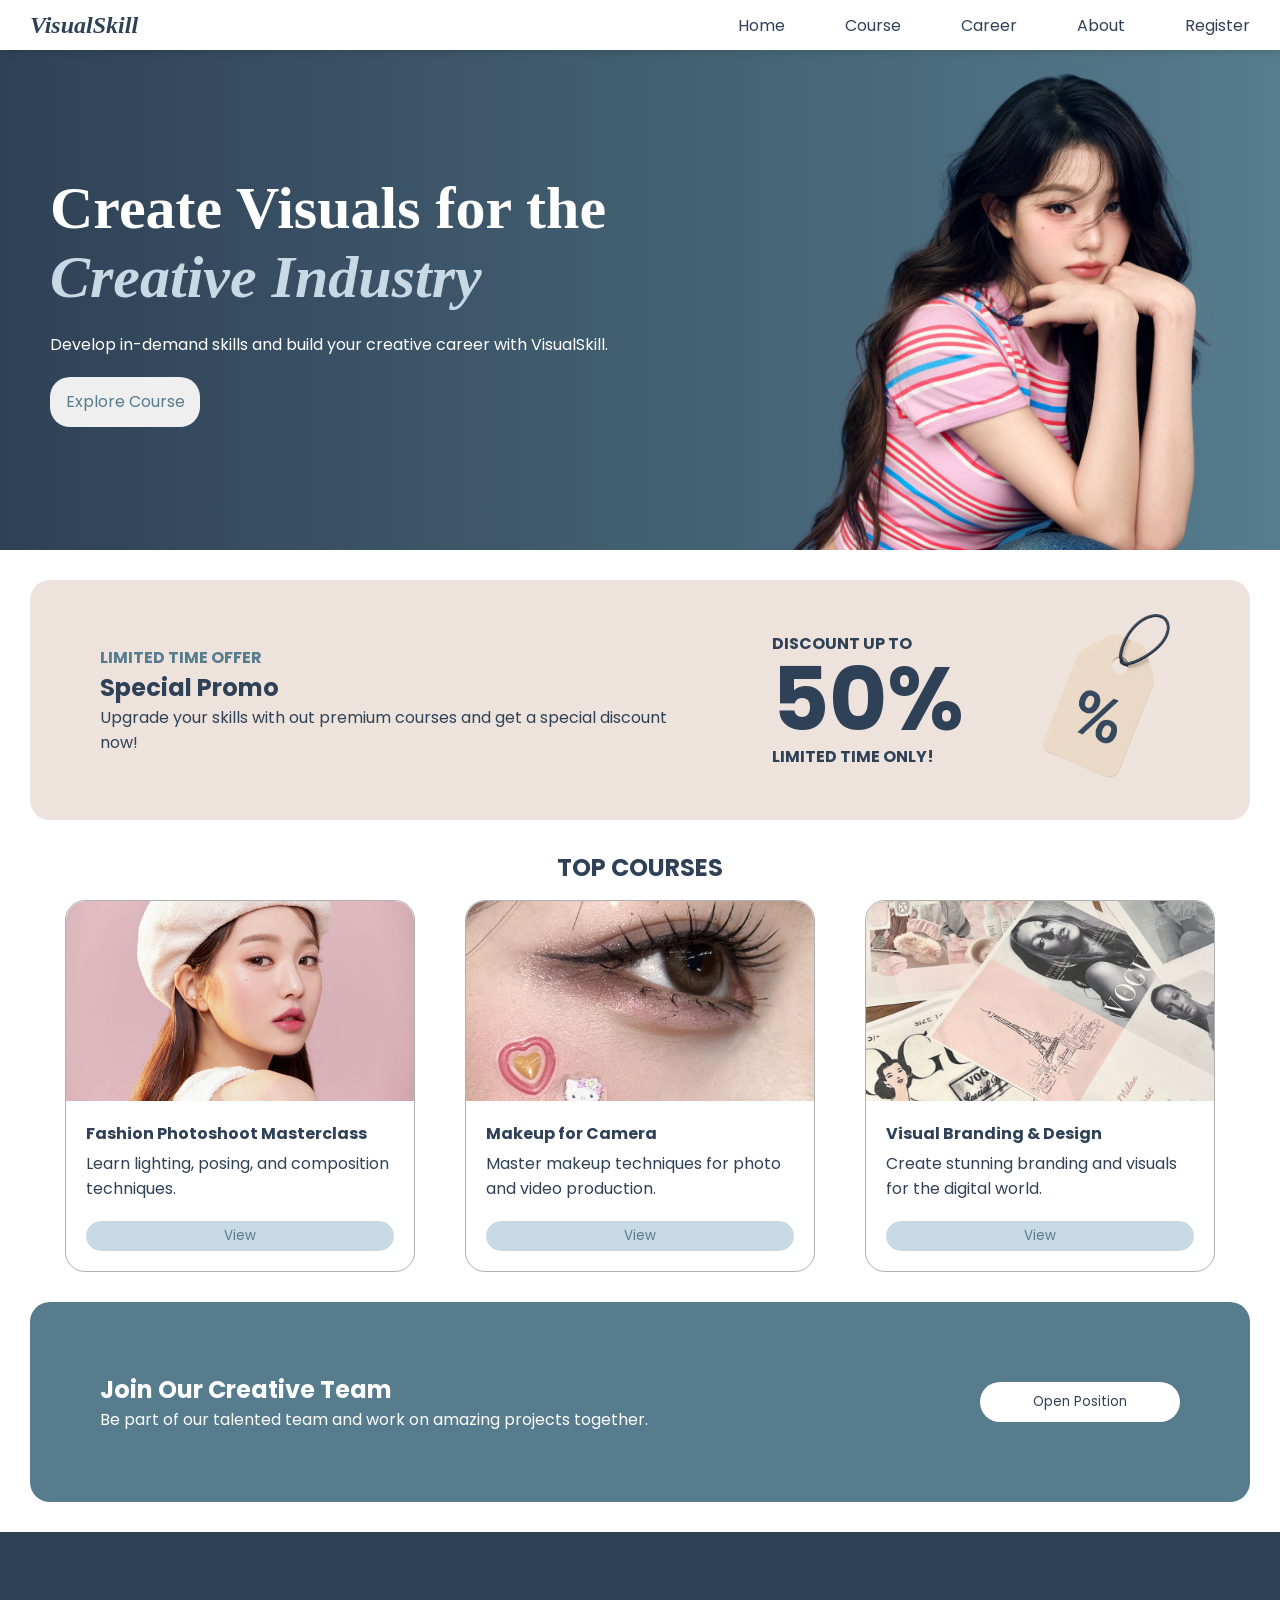
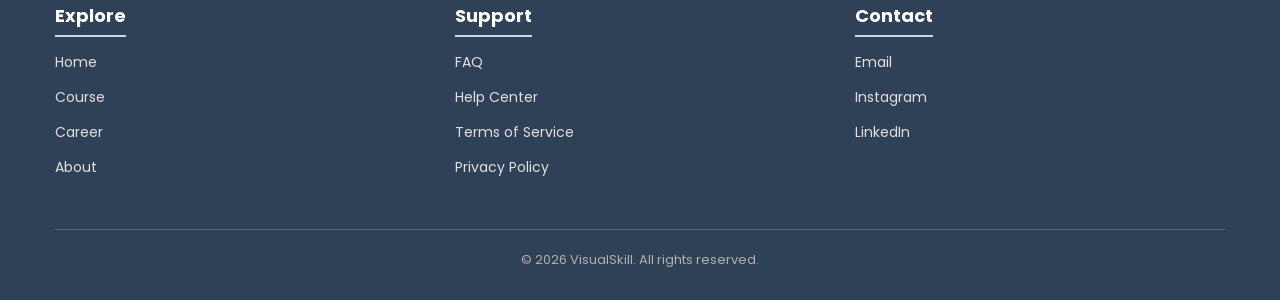
<file: index.html>
<!doctype html>
<html lang="en">
  <head>
    <meta charset="UTF-8" />
    <meta name="viewport" content="width=device-width, initial-scale=1.0" />
    <title>VisualSkill</title>
    <link rel="stylesheet" href="style.css" />
    <script src="script.js" defer></script>
    <link rel="icon" href="assets/chikawa.png" />
  </head>
  <body>
    <nav>
      <ul class="sidebar">
        <li class="close-button" onclick="hideSidebar()">
          <a href="#"
            ><svg
              xmlns="http://www.w3.org/2000/svg"
              height="24px"
              viewBox="0 -960 960 960"
              width="24px"
              fill="#e3e3e3"
            >
              <path
                d="m256-200-56-56 224-224-224-224 56-56 224 224 224-224 56 56-224 224 224 224-56 56-224-224-224 224Z"
              />
            </svg>
          </a>
        </li>
        <li><a href="index.html">Home</a></li>
        <li><a href="course.html">Course</a></li>
        <li><a href="career.html">Career</a></li>
        <li><a href="about.html">About</a></li>
        <li><a href="register.html">Register</a></li>
      </ul>
      <ul>
        <li><a href="#">VisualSkill</a></li>
        <li class="hideOnMobile"><a href="home.html">Home</a></li>
        <li class="hideOnMobile"><a href="course.html">Course</a></li>
        <li class="hideOnMobile"><a href="career.html">Career</a></li>
        <li class="hideOnMobile"><a href="about.html">About</a></li>
        <li class="hideOnMobile"><a href="register.html">Register</a></li>
        <li class="menu-button" onclick="showSidebar()">
          <a href="#"
            ><svg
              xmlns="http://www.w3.org/2000/svg"
              height="26"
              viewBox="0 -960 960 960"
              width="26"
              fill="#e3e3e3"
            >
              <path
                d="M120-240v-80h720v80H120Zm0-200v-80h720v80H120Zm0-200v-80h720v80H120Z"
              />
            </svg>
          </a>
        </li>
      </ul>
    </nav>
    <section class="hero-section">
      <div class="hero-content">
        <h1>Create Visuals for the <span>Creative Industry</span></h1>
        <p>
          Develop in-demand skills and build your creative career with
          VisualSkill.
        </p>
        <button><a href="course.html">Explore Course</a></button>
      </div>
      <div class="hero-img">
        <img src="assets/wonyoung.png" alt="" />
      </div>
    </section>
    <section class="promotional-section">
      <div class="left">
        <h4>LIMITED TIME OFFER</h4>
        <h1>Special Promo</h1>
        <p>
          Upgrade your skills with out premium courses and get a special
          discount now!
        </p>
      </div>
      <div class="right">
        <h4>DISCOUNT UP TO</h4>
        <h1>50%</h1>
        <h4>LIMITED TIME ONLY!</h4>
      </div>
      <img src="assets/discount tag.png" alt="" />
    </section>
    <section class="top-section">
      <div class="text">
        <h2>TOP COURSES</h2>
      </div>
      <div class="courses">
        <div class="card">
          <img src="assets/photo.jpg" alt="" />
          <div class="content">
            <div class="text">
              <h4>Fashion Photoshoot Masterclass</h4>
              <p>Learn lighting, posing, and composition techniques.</p>
            </div>
            <button><a href="course.html">View</a></button>
          </div>
        </div>
        <div class="card">
          <img src="assets/makeup.jpg" alt="" />
          <div class="content">
            <div class="text">
              <h4>Makeup for Camera</h4>
              <p>Master makeup techniques for photo and video production.</p>
            </div>
            <button><a href="course.html">View</a></button>
          </div>
        </div>
        <div class="card">
          <img src="assets/branding.jpg" alt="" />
          <div class="content">
            <div class="text">
              <h4>Visual Branding & Design</h4>
              <p>Create stunning branding and visuals for the digital world.</p>
            </div>
            <button><a href="course.html">View</a></button>
          </div>
        </div>
      </div>
    </section>
    <section class="join-section">
      <div class="join-text">
        <h2>Join Our Creative Team</h2>
        <p>
          Be part of our talented team and work on amazing projects together.
        </p>
      </div>
      <button><a href="career.html">Open Position</a></button>
    </section>
    <footer>
      <div class="footer-container">
        <div class="footer-row">
          <div class="footer-col">
            <h4>Explore</h4>
            <ul>
              <li><a href="home.html">Home</a></li>
              <li><a href="course.html">Course</a></li>
              <li><a href="career.html">Career</a></li>
              <li><a href="about.html">About</a></li>
            </ul>
          </div>
          <div class="footer-col">
            <h4>Support</h4>
            <ul>
              <li><a href="#">FAQ</a></li>
              <li><a href="#">Help Center</a></li>
              <li><a href="#">Terms of Service</a></li>
              <li><a href="#">Privacy Policy</a></li>
            </ul>
          </div>
          <div class="footer-col">
            <h4>Contact</h4>
            <ul>
              <li><a href="#">Email</a></li>
              <li><a href="#">Instagram</a></li>
              <li><a href="#">LinkedIn</a></li>
            </ul>
          </div>
        </div>
        <p>&copy; 2026 VisualSkill. All rights reserved.</p>
      </div>
    </footer>
  </body>
</html>
</file>
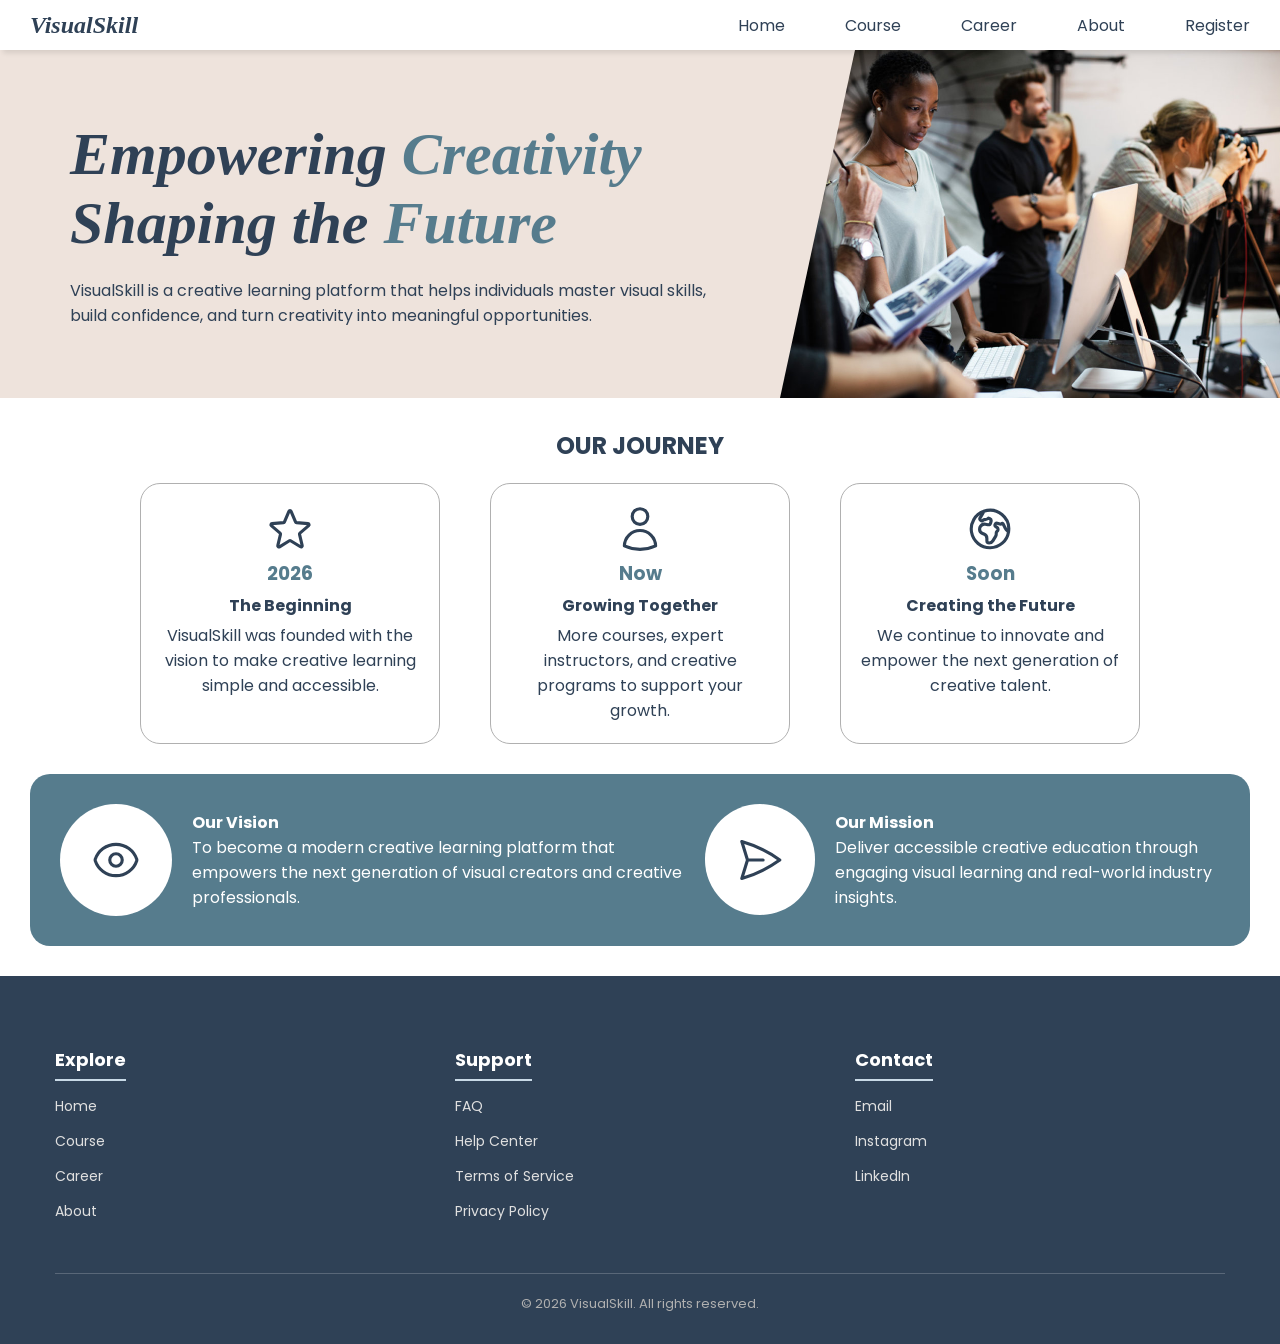
<file: about.html>
<!doctype html>
<html lang="en">
  <head>
    <meta charset="UTF-8" />
    <meta name="viewport" content="width=device-width, initial-scale=1.0" />
    <title>About</title>
    <link rel="stylesheet" href="style.css" />
    <script src="script.js" defer></script>
    <link rel="icon" href="assets/chikawa.png" />
  </head>
  <body>
    <nav>
      <ul class="sidebar">
        <li class="close-button" onclick="hideSidebar()">
          <a href="#"
            ><svg
              xmlns="http://www.w3.org/2000/svg"
              height="24px"
              viewBox="0 -960 960 960"
              width="24px"
              fill="#e3e3e3"
            >
              <path
                d="m256-200-56-56 224-224-224-224 56-56 224 224 224-224 56 56-224 224 224 224-56 56-224-224-224 224Z"
              />
            </svg>
          </a>
        </li>
        <li><a href="index.html">Home</a></li>
        <li><a href="course.html">Course</a></li>
        <li><a href="career.html">Career</a></li>
        <li><a href="about.html">About</a></li>
        <li><a href="register.html">Register</a></li>
      </ul>
      <ul>
        <li><a href="index.html">VisualSkill</a></li>
        <li class="hideOnMobile"><a href="index.html">Home</a></li>
        <li class="hideOnMobile"><a href="course.html">Course</a></li>
        <li class="hideOnMobile"><a href="career.html">Career</a></li>
        <li class="hideOnMobile"><a href="about.html">About</a></li>
        <li class="hideOnMobile"><a href="register.html">Register</a></li>
        <li class="menu-button" onclick="showSidebar()">
          <a href="#"
            ><svg
              xmlns="http://www.w3.org/2000/svg"
              height="26"
              viewBox="0 -960 960 960"
              width="26"
              fill="#e3e3e3"
            >
              <path
                d="M120-240v-80h720v80H120Zm0-200v-80h720v80H120Zm0-200v-80h720v80H120Z"
              />
            </svg>
          </a>
        </li>
      </ul>
    </nav>
    <section class="about-section">
      <div class="content">
        <h1>
          Empowering <span>Creativity</span> Shaping the <span>Future</span>
        </h1>
        <p>
          VisualSkill is a creative learning platform that helps individuals
          master visual skills, build confidence, and turn creativity into
          meaningful opportunities.
        </p>
      </div>
      <img src="assets/work.jpg" alt="" />
    </section>
    <section class="journey-section">
      <h2>OUR JOURNEY</h2>
      <div class="journey">
        <div class="content">
          <svg
            xmlns="http://www.w3.org/2000/svg"
            fill="none"
            viewBox="0 0 24 24"
            stroke-width="1.5"
            stroke="currentColor"
            class="size-6"
          >
            <path
              stroke-linecap="round"
              stroke-linejoin="round"
              d="M11.48 3.499a.562.562 0 0 1 1.04 0l2.125 5.111a.563.563 0 0 0 .475.345l5.518.442c.499.04.701.663.321.988l-4.204 3.602a.563.563 0 0 0-.182.557l1.285 5.385a.562.562 0 0 1-.84.61l-4.725-2.885a.562.562 0 0 0-.586 0L6.982 20.54a.562.562 0 0 1-.84-.61l1.285-5.386a.562.562 0 0 0-.182-.557l-4.204-3.602a.562.562 0 0 1 .321-.988l5.518-.442a.563.563 0 0 0 .475-.345L11.48 3.5Z"
            />
          </svg>
          <h3>2026</h3>
          <h4>The Beginning</h4>
          <p>
            VisualSkill was founded with the vision to make creative learning
            simple and accessible.
          </p>
        </div>
        <div class="content">
          <svg
            xmlns="http://www.w3.org/2000/svg"
            fill="none"
            viewBox="0 0 24 24"
            stroke-width="1.5"
            stroke="currentColor"
            class="size-6"
          >
            <path
              stroke-linecap="round"
              stroke-linejoin="round"
              d="M15.75 6a3.75 3.75 0 1 1-7.5 0 3.75 3.75 0 0 1 7.5 0ZM4.501 20.118a7.5 7.5 0 0 1 14.998 0A17.933 17.933 0 0 1 12 21.75c-2.676 0-5.216-.584-7.499-1.632Z"
            />
          </svg>
          <h3>Now</h3>
          <h4>Growing Together</h4>
          <p>
            More courses, expert instructors, and creative programs to support
            your growth.
          </p>
        </div>
        <div class="content">
          <svg
            xmlns="http://www.w3.org/2000/svg"
            fill="none"
            viewBox="0 0 24 24"
            stroke-width="1.5"
            stroke="currentColor"
            class="size-6"
          >
            <path
              stroke-linecap="round"
              stroke-linejoin="round"
              d="m20.893 13.393-1.135-1.135a2.252 2.252 0 0 1-.421-.585l-1.08-2.16a.414.414 0 0 0-.663-.107.827.827 0 0 1-.812.21l-1.273-.363a.89.89 0 0 0-.738 1.595l.587.39c.59.395.674 1.23.172 1.732l-.2.2c-.212.212-.33.498-.33.796v.41c0 .409-.11.809-.32 1.158l-1.315 2.191a2.11 2.11 0 0 1-1.81 1.025 1.055 1.055 0 0 1-1.055-1.055v-1.172c0-.92-.56-1.747-1.414-2.089l-.655-.261a2.25 2.25 0 0 1-1.383-2.46l.007-.042a2.25 2.25 0 0 1 .29-.787l.09-.15a2.25 2.25 0 0 1 2.37-1.048l1.178.236a1.125 1.125 0 0 0 1.302-.795l.208-.73a1.125 1.125 0 0 0-.578-1.315l-.665-.332-.091.091a2.25 2.25 0 0 1-1.591.659h-.18c-.249 0-.487.1-.662.274a.931.931 0 0 1-1.458-1.137l1.411-2.353a2.25 2.25 0 0 0 .286-.76m11.928 9.869A9 9 0 0 0 8.965 3.525m11.928 9.868A9 9 0 1 1 8.965 3.525"
            />
          </svg>
          <h3>Soon</h3>
          <h4>Creating the Future</h4>
          <p>
            We continue to innovate and empower the next generation of creative
            talent.
          </p>
        </div>
      </div>
    </section>
    <section class="vimival">
      <div class="content">
        <div class="icon">
          <svg
            xmlns="http://www.w3.org/2000/svg"
            fill="none"
            viewBox="0 0 24 24"
            stroke-width="1.5"
            stroke="currentColor"
            class="size-6"
          >
            <path
              stroke-linecap="round"
              stroke-linejoin="round"
              d="M2.036 12.322a1.012 1.012 0 0 1 0-.639C3.423 7.51 7.36 4.5 12 4.5c4.638 0 8.573 3.007 9.963 7.178.07.207.07.431 0 .639C20.577 16.49 16.64 19.5 12 19.5c-4.638 0-8.573-3.007-9.963-7.178Z"
            />
            <path
              stroke-linecap="round"
              stroke-linejoin="round"
              d="M15 12a3 3 0 1 1-6 0 3 3 0 0 1 6 0Z"
            />
          </svg>
        </div>
        <div class="text">
          <h4>Our Vision</h4>
          <p>
            To become a modern creative learning platform that empowers the next
            generation of visual creators and creative professionals.
          </p>
        </div>
      </div>
      <div class="content">
        <div class="icon">
          <svg
            xmlns="http://www.w3.org/2000/svg"
            fill="none"
            viewBox="0 0 24 24"
            stroke-width="1.5"
            stroke="currentColor"
            class="size-6"
          >
            <path
              stroke-linecap="round"
              stroke-linejoin="round"
              d="M6 12 3.269 3.125A59.769 59.769 0 0 1 21.485 12 59.768 59.768 0 0 1 3.27 20.875L5.999 12Zm0 0h7.5"
            />
          </svg>
        </div>
        <div class="text">
          <h4>Our Mission</h4>
          <p>
            Deliver accessible creative education through engaging visual
            learning and real-world industry insights.
          </p>
        </div>
      </div>
    </section>
    <footer>
      <div class="footer-container">
        <div class="footer-row">
          <div class="footer-col">
            <h4>Explore</h4>
            <ul>
              <li><a href="index.html">Home</a></li>
              <li><a href="course.html">Course</a></li>
              <li><a href="career.html">Career</a></li>
              <li><a href="about.html">About</a></li>
            </ul>
          </div>
          <div class="footer-col">
            <h4>Support</h4>
            <ul>
              <li><a href="#">FAQ</a></li>
              <li><a href="#">Help Center</a></li>
              <li><a href="#">Terms of Service</a></li>
              <li><a href="#">Privacy Policy</a></li>
            </ul>
          </div>
          <div class="footer-col">
            <h4>Contact</h4>
            <ul>
              <li><a href="#">Email</a></li>
              <li><a href="#">Instagram</a></li>
              <li><a href="#">LinkedIn</a></li>
            </ul>
          </div>
        </div>
        <p>&copy; 2026 VisualSkill. All rights reserved.</p>
      </div>
    </footer>
  </body>
</html>
</file>
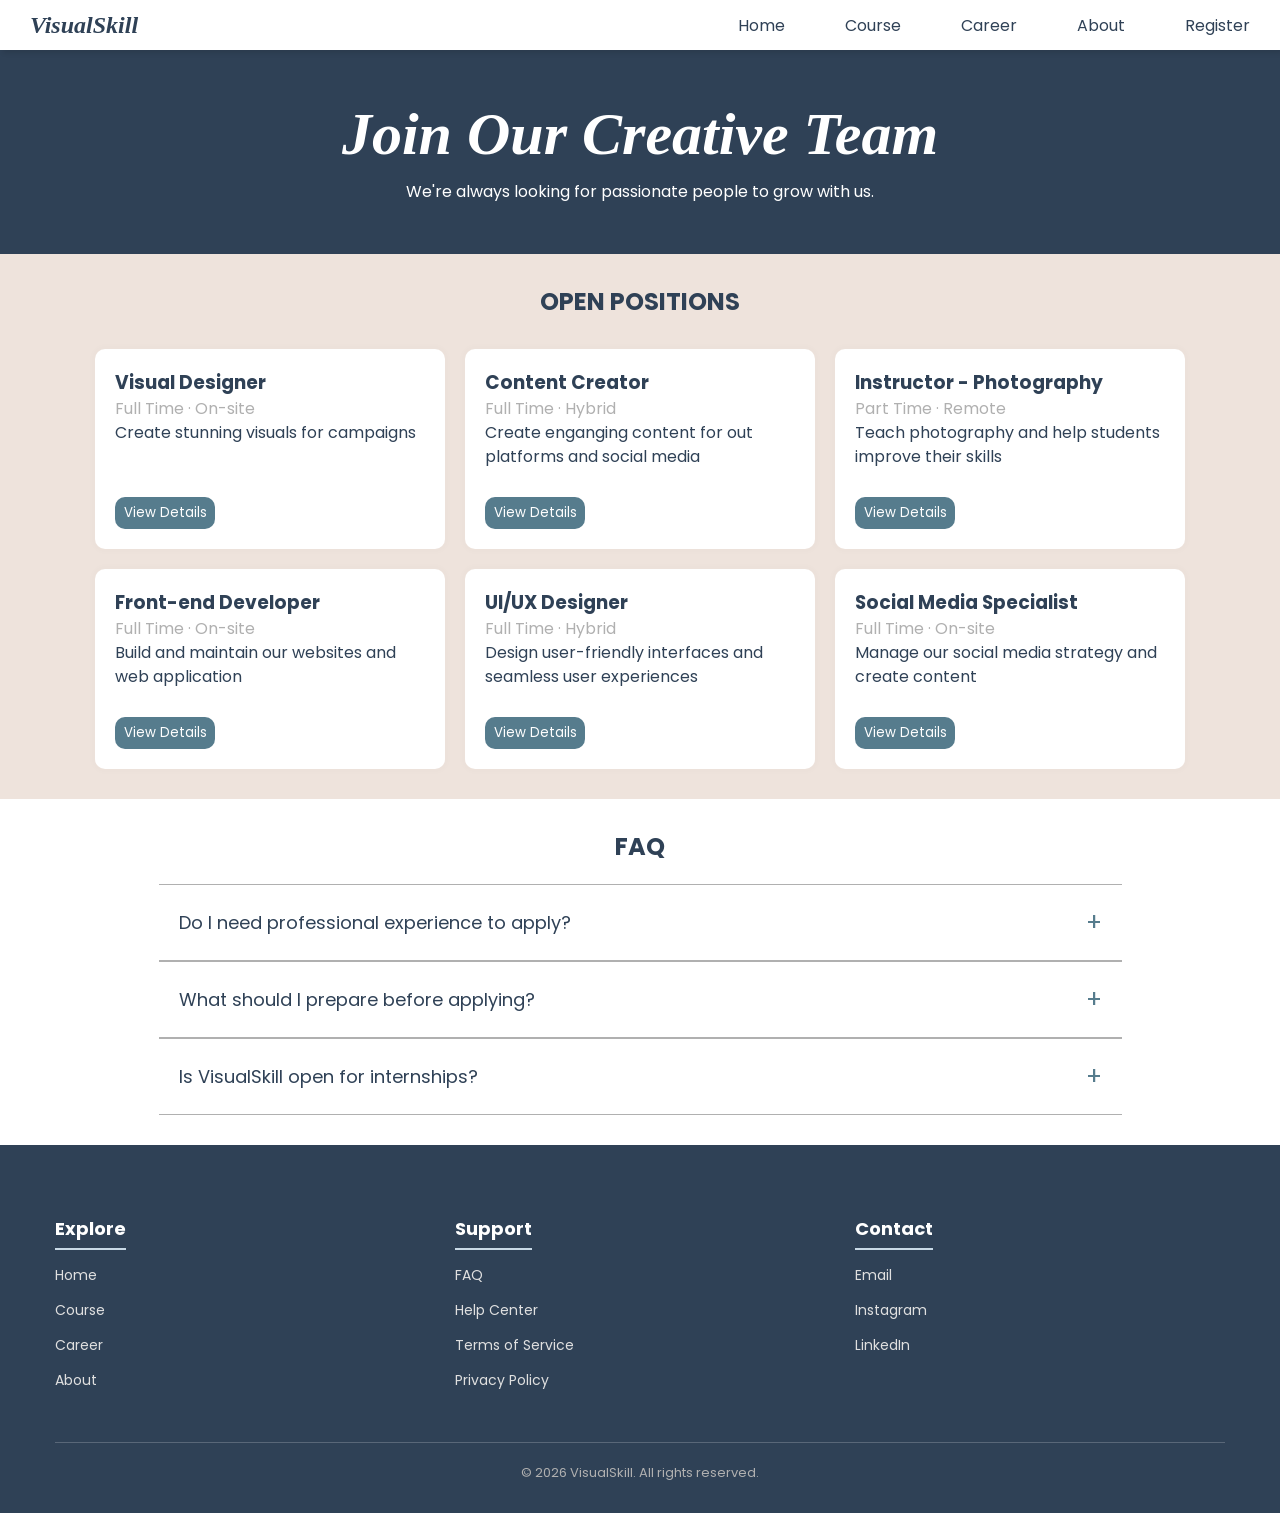
<file: career.html>
<!doctype html>
<html lang="en">
  <head>
    <meta charset="UTF-8" />
    <meta name="viewport" content="width=device-width, initial-scale=1.0" />
    <title>Career</title>
    <link rel="stylesheet" href="style.css" />
    <script src="script.js" defer></script>
    <link rel="icon" href="assets/chikawa.png" />
  </head>
  <body>
    <nav>
      <ul class="sidebar">
        <li class="close-button" onclick="hideSidebar()">
          <a href="#"
            ><svg
              xmlns="http://www.w3.org/2000/svg"
              height="24px"
              viewBox="0 -960 960 960"
              width="24px"
              fill="#e3e3e3"
            >
              <path
                d="m256-200-56-56 224-224-224-224 56-56 224 224 224-224 56 56-224 224 224 224-56 56-224-224-224 224Z"
              />
            </svg>
          </a>
        </li>
        <li><a href="index.html">Home</a></li>
        <li><a href="course.html">Course</a></li>
        <li><a href="career.html">Career</a></li>
        <li><a href="about.html">About</a></li>
        <li><a href="register.html">Register</a></li>
      </ul>
      <ul>
        <li><a href="index.html">VisualSkill</a></li>
        <li class="hideOnMobile"><a href="index.html">Home</a></li>
        <li class="hideOnMobile"><a href="course.html">Course</a></li>
        <li class="hideOnMobile"><a href="career.html">Career</a></li>
        <li class="hideOnMobile"><a href="about.html">About</a></li>
        <li class="hideOnMobile"><a href="register.html">Register</a></li>
        <li class="menu-button" onclick="showSidebar()">
          <a href="#"
            ><svg
              xmlns="http://www.w3.org/2000/svg"
              height="26"
              viewBox="0 -960 960 960"
              width="26"
              fill="#e3e3e3"
            >
              <path
                d="M120-240v-80h720v80H120Zm0-200v-80h720v80H120Zm0-200v-80h720v80H120Z"
              />
            </svg>
          </a>
        </li>
      </ul>
    </nav>
    <section class="career-section">
      <div class="text">
        <h1>Join Our Creative Team</h1>
        <p>We're always looking for passionate people to grow with us.</p>
      </div>
    </section>
    <section class="open-positions">
      <h2>OPEN POSITIONS</h2>
      <div class="open-cards">
        <div class="card">
          <div class="text">
            <h3>Visual Designer</h3>
            <h4>Full Time · On-site</h4>
            <p>Create stunning visuals for campaigns</p>
          </div>
          <button>View Details</button>
        </div>
        <div class="card">
          <div class="text">
            <h3>Content Creator</h3>
            <h4>Full Time · Hybrid</h4>
            <p>Create enganging content for out platforms and social media</p>
          </div>
          <button>View Details</button>
        </div>
        <div class="card">
          <div class="text">
            <h3>Instructor - Photography</h3>
            <h4>Part Time · Remote</h4>
            <p>Teach photography and help students improve their skills</p>
          </div>
          <button>View Details</button>
        </div>
        <div class="card">
          <div class="text">
            <h3>Front-end Developer</h3>
            <h4>Full Time · On-site</h4>
            <p>Build and maintain our websites and web application</p>
          </div>
          <button>View Details</button>
        </div>
        <div class="card">
          <div class="text">
            <h3>UI/UX Designer</h3>
            <h4>Full Time · Hybrid</h4>
            <p>Design user-friendly interfaces and seamless user experiences</p>
          </div>
          <button>View Details</button>
        </div>
        <div class="card">
          <div class="text">
            <h3>Social Media Specialist</h3>
            <h4>Full Time · On-site</h4>
            <p>Manage our social media strategy and create content</p>
          </div>
          <button>View Details</button>
        </div>
      </div>
    </section>
    <section class="faq">
      <h2>FAQ</h2>
      <div class="content">
        <button class="accordion">
          Do I need professional experience to apply?
        </button>
        <div class="panel">
          <p>
            No, some positions are open for beginners and fresh graduates. We
            value creativity, passion, and willingness to learn.
          </p>
        </div>
        <button class="accordion">
          What should I prepare before applying?
        </button>
        <div class="panel">
          <p>
            Please prepare your CV, portfolio, and any relevant project samples
            related to the position you are applying for.
          </p>
        </div>
        <button class="accordion">Is VisualSkill open for internships?</button>
        <div class="panel">
          <p>
            Yes, we regularly open internship opportunities for students
            interested in creative industries, media, and digital design.
          </p>
        </div>
      </div>
    </section>
    <footer>
      <div class="footer-container">
        <div class="footer-row">
          <div class="footer-col">
            <h4>Explore</h4>
            <ul>
              <li><a href="index.html">Home</a></li>
              <li><a href="course.html">Course</a></li>
              <li><a href="career.html">Career</a></li>
              <li><a href="about.html">About</a></li>
            </ul>
          </div>
          <div class="footer-col">
            <h4>Support</h4>
            <ul>
              <li><a href="#">FAQ</a></li>
              <li><a href="#">Help Center</a></li>
              <li><a href="#">Terms of Service</a></li>
              <li><a href="#">Privacy Policy</a></li>
            </ul>
          </div>
          <div class="footer-col">
            <h4>Contact</h4>
            <ul>
              <li><a href="#">Email</a></li>
              <li><a href="#">Instagram</a></li>
              <li><a href="#">LinkedIn</a></li>
            </ul>
          </div>
        </div>
        <p>&copy; 2026 VisualSkill. All rights reserved.</p>
      </div>
    </footer>
  </body>
</html>
</file>
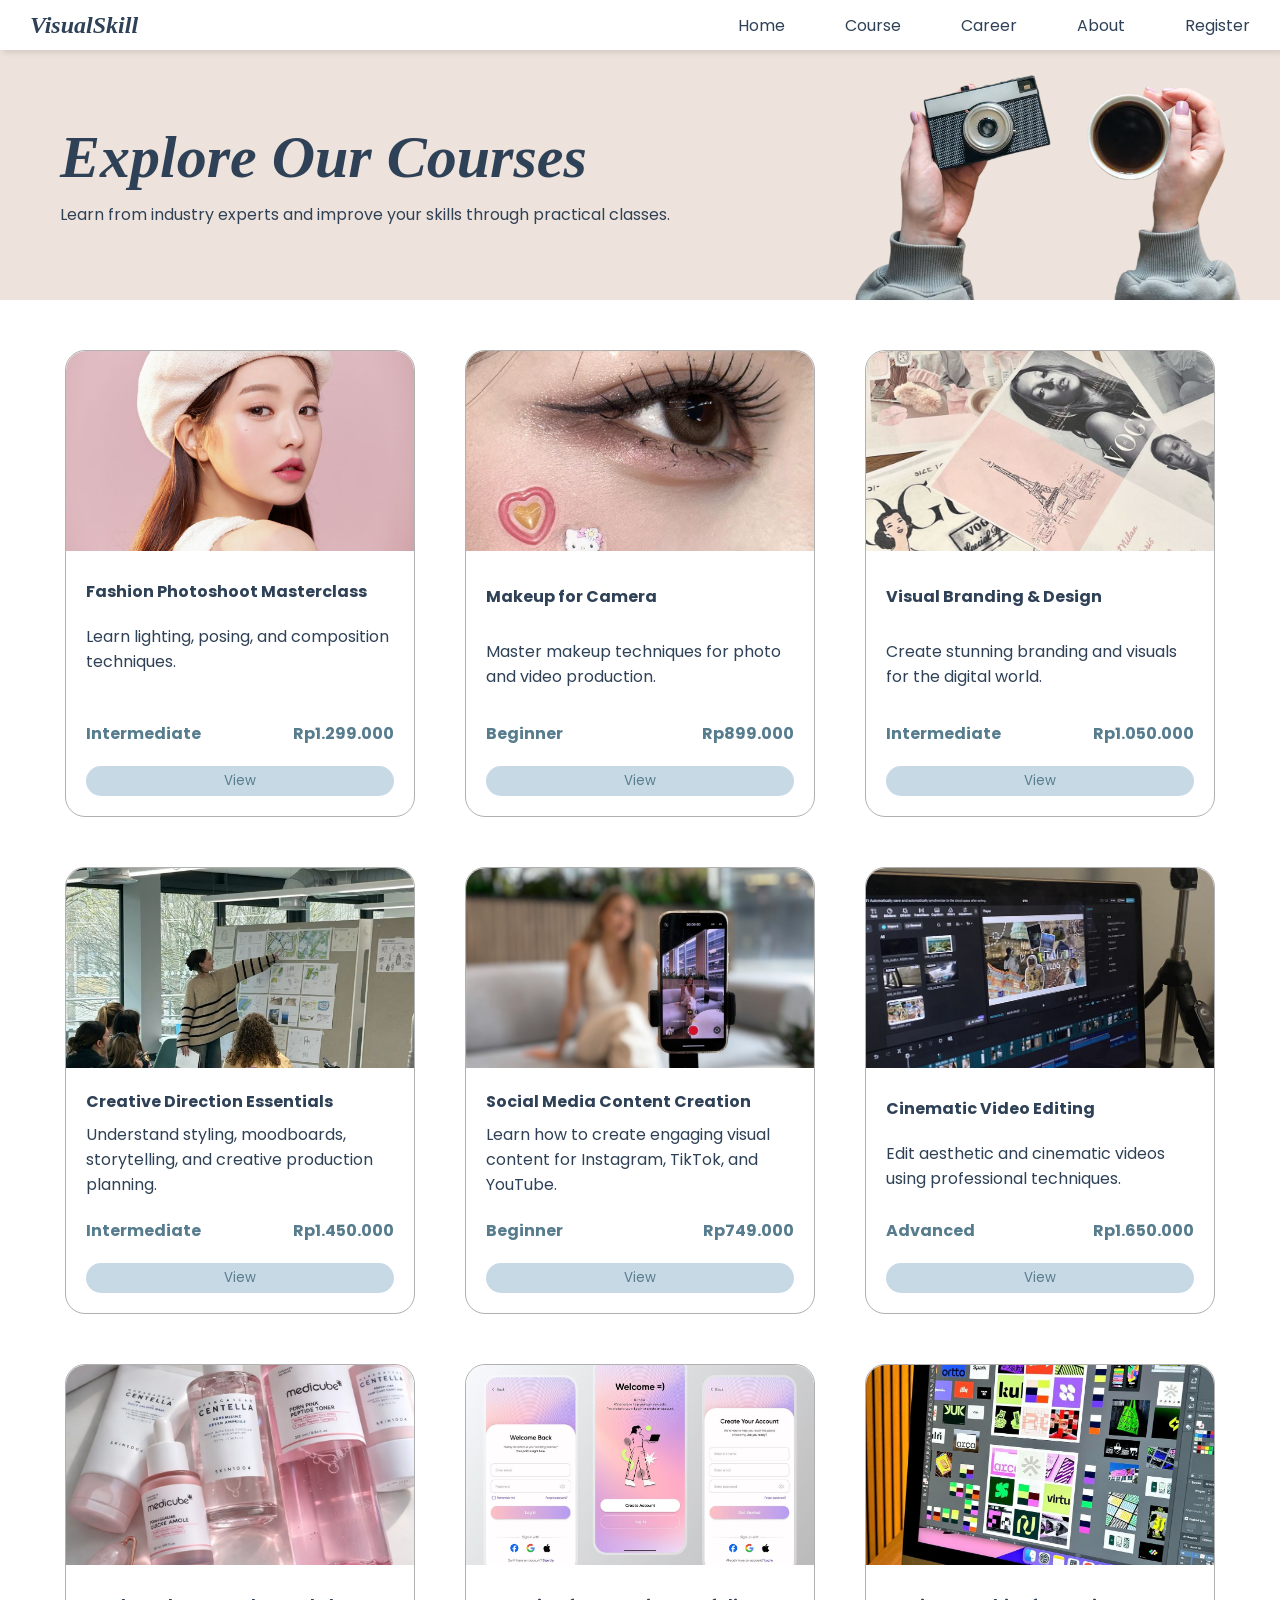
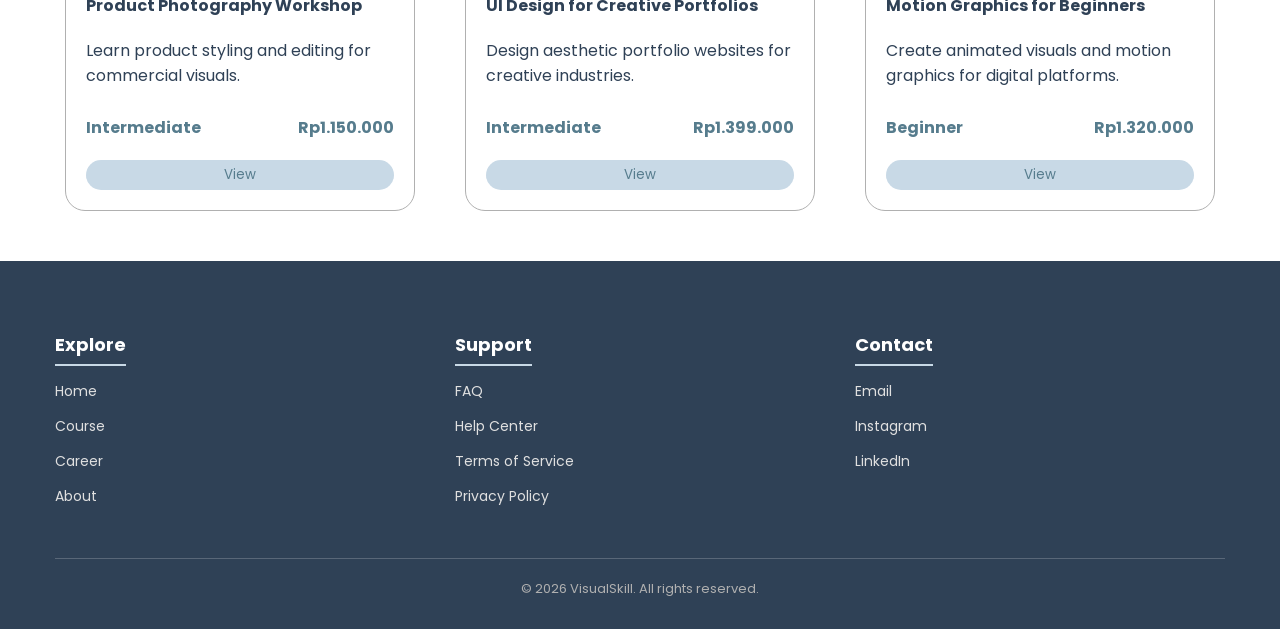
<file: course.html>
<!doctype html>
<html lang="en">
  <head>
    <meta charset="UTF-8" />
    <meta name="viewport" content="width=device-width, initial-scale=1.0" />
    <title>Course</title>
    <link rel="stylesheet" href="style.css" />
    <script src="script.js" defer></script>
    <link rel="icon" href="assets/chikawa.png" />
  </head>
  <body>
    <nav>
      <ul class="sidebar">
        <li class="close-button" onclick="hideSidebar()">
          <a href="#"
            ><svg
              xmlns="http://www.w3.org/2000/svg"
              height="24px"
              viewBox="0 -960 960 960"
              width="24px"
              fill="#e3e3e3"
            >
              <path
                d="m256-200-56-56 224-224-224-224 56-56 224 224 224-224 56 56-224 224 224 224-56 56-224-224-224 224Z"
              />
            </svg>
          </a>
        </li>
        <li><a href="index.html">Home</a></li>
        <li><a href="course.html">Course</a></li>
        <li><a href="career.html">Career</a></li>
        <li><a href="about.html">About</a></li>
        <li><a href="register.html">Register</a></li>
      </ul>
      <ul>
        <li><a href="index.html">VisualSkill</a></li>
        <li class="hideOnMobile"><a href="index.html">Home</a></li>
        <li class="hideOnMobile"><a href="course.html">Course</a></li>
        <li class="hideOnMobile"><a href="career.html">Career</a></li>
        <li class="hideOnMobile"><a href="about.html">About</a></li>
        <li class="hideOnMobile"><a href="register.html">Register</a></li>
        <li class="menu-button" onclick="showSidebar()">
          <a href="#"
            ><svg
              xmlns="http://www.w3.org/2000/svg"
              height="26"
              viewBox="0 -960 960 960"
              width="26"
              fill="#e3e3e3"
            >
              <path
                d="M120-240v-80h720v80H120Zm0-200v-80h720v80H120Zm0-200v-80h720v80H120Z"
              />
            </svg>
          </a>
        </li>
      </ul>
    </nav>
    <section class="explore-section">
      <div class="explore-content">
        <h1>Explore Our Courses</h1>
        <p>
          Learn from industry experts and improve your skills through practical
          classes.
        </p>
      </div>
      <img src="assets/camcoffee.png" alt="" />
    </section>
    <section class="course-section">
      <div class="card">
        <img src="assets/photo.jpg" alt="" />
        <div class="content">
          <div class="text">
            <h4>Fashion Photoshoot Masterclass</h4>
            <p>Learn lighting, posing, and composition techniques.</p>
          </div>
          <div></div>
          <div class="info">
            <p>Intermediate</p>
            <p>Rp1.299.000</p>
          </div>
          <button><a href="#">View</a></button>
        </div>
      </div>
      <div class="card">
        <img src="assets/makeup.jpg" alt="" />
        <div class="content">
          <div class="text">
            <h4>Makeup for Camera</h4>
            <p>Master makeup techniques for photo and video production.</p>
          </div>
          <div class="info">
            <p>Beginner</p>
            <p>Rp899.000</p>
          </div>
          <button><a href="#">View</a></button>
        </div>
      </div>
      <div class="card">
        <img src="assets/branding.jpg" alt="" />
        <div class="content">
          <div class="text">
            <h4>Visual Branding & Design</h4>
            <p>Create stunning branding and visuals for the digital world.</p>
          </div>
          <div class="info">
            <p>Intermediate</p>
            <p>Rp1.050.000</p>
          </div>
          <button><a href="#">View</a></button>
        </div>
      </div>
      <div class="card">
        <img src="assets/creative.jpg" alt="" />
        <div class="content">
          <div class="text">
            <h4>Creative Direction Essentials</h4>
            <p>
              Understand styling, moodboards, storytelling, and creative
              production planning.
            </p>
          </div>
          <div class="info">
            <p>Intermediate</p>
            <p>Rp1.450.000</p>
          </div>
          <button><a href="#">View</a></button>
        </div>
      </div>
      <div class="card">
        <img src="assets/social.jpg" alt="" />
        <div class="content">
          <div class="text">
            <h4>Social Media Content Creation</h4>
            <p>
              Learn how to create engaging visual content for Instagram, TikTok,
              and YouTube.
            </p>
          </div>
          <div class="info">
            <p>Beginner</p>
            <p>Rp749.000</p>
          </div>
          <button><a href="#">View</a></button>
        </div>
      </div>
      <div class="card">
        <img src="assets/cinematic.jpg" alt="" />
        <div class="content">
          <div class="text">
            <h4>Cinematic Video Editing</h4>
            <p>
              Edit aesthetic and cinematic videos using professional techniques.
            </p>
          </div>
          <div class="info">
            <p>Advanced</p>
            <p>Rp1.650.000</p>
          </div>
          <button><a href="#">View</a></button>
        </div>
      </div>
      <div class="card">
        <img src="assets/product.jpg" alt="" />
        <div class="content">
          <div class="text">
            <h4>Product Photography Workshop</h4>
            <p>Learn product styling and editing for commercial visuals.</p>
          </div>
          <div class="info">
            <p>Intermediate</p>
            <p>Rp1.150.000</p>
          </div>
          <button><a href="#">View</a></button>
        </div>
      </div>
      <div class="card">
        <img src="assets/ui.jpg" alt="" />
        <div class="content">
          <div class="text">
            <h4>UI Design for Creative Portfolios</h4>
            <p>Design aesthetic portfolio websites for creative industries.</p>
          </div>
          <div class="info">
            <p>Intermediate</p>
            <p>Rp1.399.000</p>
          </div>
          <button><a href="#">View</a></button>
        </div>
      </div>
      <div class="card">
        <img src="assets/motion.jpg" alt="" />
        <div class="content">
          <div class="text">
            <h4>Motion Graphics for Beginners</h4>
            <p>
              Create animated visuals and motion graphics for digital platforms.
            </p>
          </div>
          <div class="info">
            <p>Beginner</p>
            <p>Rp1.320.000</p>
          </div>
          <button><a href="#">View</a></button>
        </div>
      </div>
    </section>
    <footer>
      <div class="footer-container">
        <div class="footer-row">
          <div class="footer-col">
            <h4>Explore</h4>
            <ul>
              <li><a href="index.html">Home</a></li>
              <li><a href="course.html">Course</a></li>
              <li><a href="career.html">Career</a></li>
              <li><a href="about.html">About</a></li>
            </ul>
          </div>
          <div class="footer-col">
            <h4>Support</h4>
            <ul>
              <li><a href="#">FAQ</a></li>
              <li><a href="#">Help Center</a></li>
              <li><a href="#">Terms of Service</a></li>
              <li><a href="#">Privacy Policy</a></li>
            </ul>
          </div>
          <div class="footer-col">
            <h4>Contact</h4>
            <ul>
              <li><a href="#">Email</a></li>
              <li><a href="#">Instagram</a></li>
              <li><a href="#">LinkedIn</a></li>
            </ul>
          </div>
        </div>
        <p>&copy; 2026 VisualSkill. All rights reserved.</p>
      </div>
    </footer>
  </body>
</html>
</file>
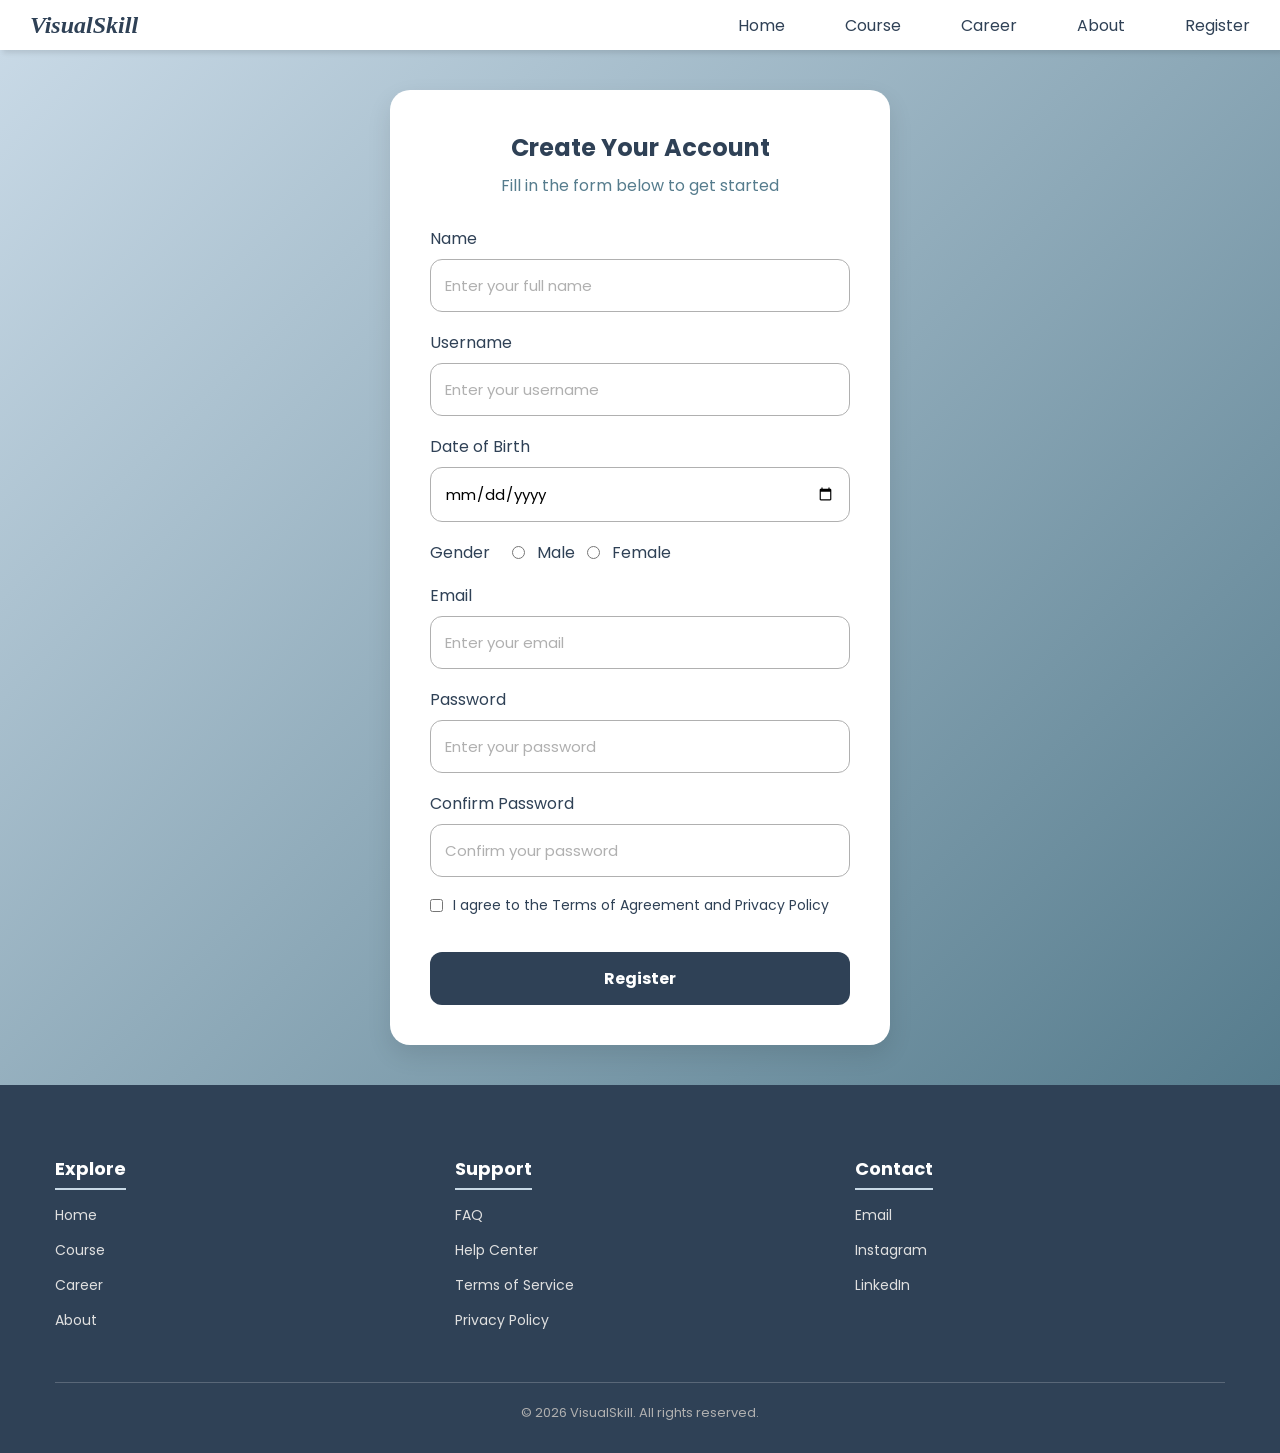
<file: register.html>
<!doctype html>
<html lang="en">
  <head>
    <meta charset="UTF-8" />
    <meta name="viewport" content="width=device-width, initial-scale=1.0" />
    <title>Register</title>
    <link rel="stylesheet" href="style.css" />
    <script src="script.js" defer></script>
    <link rel="icon" href="assets/chikawa.png" />
  </head>
  <body>
    <nav>
      <ul class="sidebar">
        <li class="close-button" onclick="hideSidebar()">
          <a href="#"
            ><svg
              xmlns="http://www.w3.org/2000/svg"
              height="24px"
              viewBox="0 -960 960 960"
              width="24px"
              fill="#e3e3e3"
            >
              <path
                d="m256-200-56-56 224-224-224-224 56-56 224 224 224-224 56 56-224 224 224 224-56 56-224-224-224 224Z"
              />
            </svg>
          </a>
        </li>
        <li><a href="index.html">Home</a></li>
        <li><a href="course.html">Course</a></li>
        <li><a href="career.html">Career</a></li>
        <li><a href="about.html">About</a></li>
        <li><a href="register.html">Register</a></li>
      </ul>
      <ul>
        <li><a href="index.html">VisualSkill</a></li>
        <li class="hideOnMobile"><a href="index.html">Home</a></li>
        <li class="hideOnMobile"><a href="course.html">Course</a></li>
        <li class="hideOnMobile"><a href="career.html">Career</a></li>
        <li class="hideOnMobile"><a href="about.html">About</a></li>
        <li class="hideOnMobile"><a href="register.html">Register</a></li>
        <li class="menu-button" onclick="showSidebar()">
          <a href="#"
            ><svg
              xmlns="http://www.w3.org/2000/svg"
              height="26"
              viewBox="0 -960 960 960"
              width="26"
              fill="#e3e3e3"
            >
              <path
                d="M120-240v-80h720v80H120Zm0-200v-80h720v80H120Zm0-200v-80h720v80H120Z"
              />
            </svg>
          </a>
        </li>
      </ul>
    </nav>
    <section class="regisform">
      <form id="form_register">
        <div class="text">
          <h1>Create Your Account</h1>
          <p>Fill in the form below to get started</p>
        </div>
        <div class="form-row">
          <label for="fullname">Name</label>
          <input
            type="text"
            name="fullname"
            id="fullname"
            placeholder="Enter your full name"
          />
        </div>
        <div class="form-row">
          <label for="username">Username</label>
          <input
            type="text"
            name="username"
            id="username"
            placeholder="Enter your username"
          />
        </div>
        <div class="form-row">
          <label for="dob">Date of Birth</label>
          <input type="date" name="dob" id="dob" />
        </div>
        <div class="form-row-gender">
          <label class="title" for="gender">Gender</label>
          <input type="radio" name="gender" id="gender_male" />
          <label for="gender_male">Male</label>
          <input type="radio" name="gender" id="gender_female" />
          <label for="gender_female">Female</label>
        </div>
        <div class="form-row">
          <label for="email">Email</label>
          <input
            type="email"
            name="email"
            id="email"
            placeholder="Enter your email"
          />
        </div>
        <div class="form-row">
          <label for="password">Password</label>
          <input
            type="password"
            name="password"
            id="password"
            placeholder="Enter your password"
          />
        </div>
        <div class="form-row">
          <label for="confirm">Confirm Password</label>
          <input
            type="password"
            name="confirm"
            id="confirm"
            placeholder="Confirm your password"
          />
        </div>
        <div class="terms">
          <input type="checkbox" id="agree" />
          <label for="agree">
            I agree to the Terms of Agreement and Privacy Policy
          </label>
        </div>
        <label id="error"></label>
        <input type="submit" value="Register" />
      </form>
    </section>
    <footer>
      <div class="footer-container">
        <div class="footer-row">
          <div class="footer-col">
            <h4>Explore</h4>
            <ul>
              <li><a href="index.html">Home</a></li>
              <li><a href="course.html">Course</a></li>
              <li><a href="career.html">Career</a></li>
              <li><a href="about.html">About</a></li>
            </ul>
          </div>
          <div class="footer-col">
            <h4>Support</h4>
            <ul>
              <li><a href="#">FAQ</a></li>
              <li><a href="#">Help Center</a></li>
              <li><a href="#">Terms of Service</a></li>
              <li><a href="#">Privacy Policy</a></li>
            </ul>
          </div>
          <div class="footer-col">
            <h4>Contact</h4>
            <ul>
              <li><a href="#">Email</a></li>
              <li><a href="#">Instagram</a></li>
              <li><a href="#">LinkedIn</a></li>
            </ul>
          </div>
        </div>
        <p>&copy; 2026 VisualSkill. All rights reserved.</p>
      </div>
    </footer>
  </body>
</html>
</file>
<file: style.css>
@import url("https://fonts.googleapis.com/css2?family=Poppins:ital,wght@0,100;0,200;0,300;0,400;0,500;0,600;0,700;0,800;0,900;1,100;1,200;1,300;1,400;1,500;1,600;1,700;1,800;1,900&display=swap");

:root {
  --navy: #2f4156;
  --teal: #567c8d;
  --sky-blue: #c8d9e6;
  --beige: #eee3dc;
  --white: #ffffff;
  --gray: #b0b0b0;
  --light-gray: #ebebeb;
  --black: #000000;
  --title-font: 60px;
  --sub-title: 48px;
}

* {
  margin: 0;
  padding: 0;
  box-sizing: border-box;
  font-family: "Poppins", Arial, Helvetica;
  /* outline: 1px solid red; */
}

body {
  /* biar ga ketutup nav */
  padding-top: 50px;
  min-height: 100vh;
}

nav {
  width: 100%;
  position: fixed;
  /* biar dia di lapisan paling atas teruuuss */
  z-index: 1000;
  top: 0;
  left: 0;
  right: 0;
  background-color: var(--white);
  box-shadow: 3px 3px 5px rgba(0, 0, 0, 0.1);
}

nav ul {
  width: 100%;
  list-style: none;
  display: flex;
  justify-content: flex-end;
  align-items: center;
}

nav li {
  height: 50px;
}

nav a {
  height: 100%;
  padding: 0 30px;
  text-decoration: none;
  display: flex;
  /* biar sejajar di tengah gt */
  align-items: center;
  color: var(--navy);
}

nav a:hover {
  color: var(--teal);
  /* background-color: var(--sky-blue); */
}

/* buat logo visualskillll */
nav li:first-child {
  margin-right: auto;
}

nav li:first-child a {
  font-family: serif;
  font-style: italic;
  font-weight: bold;
  font-size: 24px;
  color: var(--navy);
}

/* def nya si hamburg tuu sembunyi */
nav .menu-button {
  display: none;
}

nav .menu-button:hover {
  background-color: var(--light-gray);
}

nav .close-button:hover {
  background-color: var(--light-gray);
}

nav .menu-button svg {
  fill: var(--navy);
}

nav .close-button svg {
  fill: var(--navy);
}

.sidebar {
  position: fixed;
  top: 0;
  right: 0;
  height: 100vh;
  width: 250px;
  z-index: 999;
  background-color: var(--white);
  box-shadow: -10px 0 10px rgba(0, 0, 0, 0.1);
  display: none;
  /* vertikal ke bawahh */
  flex-direction: column;
  align-items: flex-start;
  justify-content: flex-start;
}

.sidebar li {
  width: 100%;
}

.sidebar a {
  width: 100%;
}

@media (max-width: 800px) {
  .hideOnMobile {
    display: none;
  }
  nav .menu-button {
    display: block;
  }
}

/* ================================================================ */

/* hero section */

.hero-section {
  display: flex;
  flex-direction: row;
  height: 500px;
  padding: 0 50px;
  background: linear-gradient(to right, #2f4156, #567c8d);
}

.hero-content {
  display: flex;
  flex-direction: column;
  justify-content: center;
  color: var(--white);
  width: 50%;
  gap: 20px;
}

.hero-content h1 {
  font-family: serif;
  font-size: var(--title-font);
}

.hero-content h1 span {
  font-family: serif;
  font-style: italic;
  color: var(--sky-blue);
}

.hero-content button {
  width: 150px;
  height: 50px;
  border-radius: 20px;
  font-size: 16px;
  border: none;
  /* box-shadow: 0px 0px 12px 8px rgba(0, 0, 0, 0.15); */
  /* transition: ease-in-out 200ms; */
}

.hero-content button a {
  text-decoration: none;
  color: var(--teal);
}

.hero-content button:hover {
  /* box-shadow: none; */
  transition: 0.3s ease;
  transform: translateY(-5px);
  box-shadow: 0px 0px 4px 4px rgba(0, 0, 0, 0.15);
}

.hero-img {
  width: 50%;
  display: flex;
  justify-content: flex-end;
}

@media (max-width: 800px) {
  .hero-img img {
    display: none;
  }
  .hero-content {
    width: 100%;
  }
  .hero-content h1 {
    font-size: 48px;
  }
}

@media (max-width: 400px) {
  .hero-section {
    height: auto;
    padding-top: 50px;
    padding-bottom: 50px;
  }
}

/* PROMOTIONAAAL */

.promotional-section {
  margin: 30px;
  background-color: var(--beige);
  padding: 20px 70px;
  display: flex;
  gap: 70px;
  justify-content: space-between;
  border-radius: 20px;
}

.promotional-section .left {
  display: flex;
  flex-direction: column;
  justify-content: center;
  color: var(--navy);
  h4 {
    color: var(--teal);
  }
}

.promotional-section .right {
  display: flex;
  flex-direction: column;
  justify-content: center;
  color: #2f4156;
  h1 {
    font-size: 88px;
    line-height: 1;
    font-weight: 700;
  }
}

.promotional-section img {
  height: 200px;
}

@media (max-width: 800px) {
  .promotional-section {
    padding: 20px;
    gap: 20px;
    img {
      display: none;
    }
  }
}

/* top courses */

.top-section {
  display: flex;
  flex-direction: column;
  margin: 30px;
  gap: 15px;
  align-items: center;
  color: var(--navy);
  .text {
    justify-content: center;
  }
}

.top-section .courses {
  display: flex;
  flex-direction: row;
  flex-wrap: wrap;
  justify-content: center;
  gap: 50px;
}

.top-section .courses .card {
  display: flex;
  flex-direction: column;
  width: 350px;
  background-color: var(--white);
  border-radius: 20px;
  border: 1px solid var(--gray);
  transition: 0.3s ease;
  .content {
    padding: 20px;
    display: flex;
    flex-direction: column;
    gap: 20px;
    justify-content: space-between;
    .text {
      display: flex;
      flex-direction: column;
      gap: 5px;
    }
    button {
      border: none;
      border-radius: 20px;
      height: 30px;
      background-color: var(--sky-blue);
      a {
        text-decoration: none;
        color: var(--teal);
      }
    }
    button:hover {
      background-color: var(--navy);
      a {
        color: var(--white);
      }
    }
  }
  img {
    width: 100%;
    height: 200px;
    object-fit: cover;
    border-top-left-radius: 20px;
    border-top-right-radius: 20px;
  }
}

@media (max-width: 800px) {
  .top-section .courses .card {
    max-width: 500px;
    width: 100%;
    flex-direction: row;
    img {
      max-width: 200px;
      width: 35%;
      height: 100%;
      aspect-ratio: 1/1;
      border-top-right-radius: 0;
      border-bottom-left-radius: 20px;
    }
  }
}

.top-section .courses .card:hover {
  transform: translateY(-5px);
  box-shadow: 0px 0px 10px 5px rgba(0, 0, 0, 0.05);
}

/* join nowww */

.join-section {
  margin: 30px;
  padding: 70px;
  background-color: var(--teal);
  /* background: linear-gradient(to right, var(--teal), var(--sky-blue)); */
  height: 200px;
  display: flex;
  flex-direction: row;
  justify-content: space-between;
  align-items: center;
  border-radius: 20px;
}

.join-text {
  color: var(--white);
}

.join-section button {
  background-color: var(--white);
  border: none;
  border-radius: 20px;
  width: 200px;
  height: 40px;
  transition: 0.3s ease;
}

.join-section button a {
  text-decoration: none;
  color: var(--navy);
}

.join-section button:hover {
  transform: translateY(-5px);
  box-shadow: 0px 0px 4px 4px rgba(0, 0, 0, 0.1);
}

@media (max-width: 800px) {
  .join-section {
    padding: 20px;
    gap: 20px;
  }
  .join-section button {
    width: 250px;
  }
}

/* ================================================================ */

/* responsive tmbhan */

@media (max-width: 400px) {
  .promotional-section {
    flex-direction: column;
  }
  .join-section {
    flex-direction: column;
    height: auto;
  }
}

/* ================================================================ */

/* explore courses */

.explore-section {
  padding: 0px 30px;
  display: flex;
  flex-direction: row;
  justify-content: space-between;
  height: 250px;
  background-color: var(--beige);
  img {
    padding-top: 20px;
  }
}

.explore-content {
  padding: 30px;
  display: flex;
  flex-direction: column;
  justify-content: center;
  gap: 10px;
  color: var(--navy);
}

.explore-content h1 {
  font-size: var(--title-font);
  font-family: serif;
  font-weight: bold;
  font-style: italic;
}

@media (max-width: 800px) {
  .explore-section {
    padding: 50px;
    img {
      display: none;
    }
  }
  .explore-content h1 {
    font-size: var(--sub-title);
  }
}

@media (max-width: 400px) {
  .explore-content {
    padding: 10px;
    h1 {
      font-size: 40px;
    }
  }
}

.course-section {
  padding: 50px;
  display: flex;
  flex-direction: row;
  flex-wrap: wrap;
  justify-content: center;
  gap: 50px;
  color: var(--navy);
}

.course-section .card {
  display: flex;
  flex-direction: column;
  width: 350px;
  background-color: var(--white);
  border-radius: 20px;
  border: 1px solid var(--gray);
  transition: 0.3s ease;
  .content {
    padding: 20px;
    display: flex;
    flex-direction: column;
    flex: 1;
    gap: 20px;
    .text {
      display: flex;
      flex-direction: column;
      justify-content: space-around;
      flex: 1;
      min-height: 110px;
      gap: 5px;
    }
    .info {
      display: flex;
      flex-direction: row;
      justify-content: space-between;
      font-weight: bold;
      color: var(--teal);
    }
    button {
      margin-top: auto;
      border: none;
      border-radius: 20px;
      height: 30px;
      background-color: var(--sky-blue);
      a {
        text-decoration: none;
        color: var(--teal);
      }
    }
    button:hover {
      background-color: var(--navy);
      a {
        color: var(--white);
      }
    }
  }
  img {
    width: 100%;
    height: 200px;
    object-fit: cover;
    border-top-left-radius: 20px;
    border-top-right-radius: 20px;
  }
}

@media (max-width: 800px) {
  .course-section .card {
    width: 100%;
    max-width: 500px;
    max-height: 250px;
    height: 100%;
    flex-direction: row;
    align-items: stretch;
    img {
      max-width: 200px;
      width: 40%;
      height: auto;
      border-top-right-radius: 0;
      border-bottom-left-radius: 20px;
    }
    .content {
      flex: 1;
    }
  }
}

.course-section .card:hover {
  transform: translateY(-5px);
  box-shadow: 0px 0px 10px 5px rgba(0, 0, 0, 0.05);
}

@media (max-width: 550px) {
  .course-section {
    gap: 20px;
  }

  .course-section .card {
    flex-direction: row;
    width: 100%;
    height: auto;
    min-height: 170px;
    overflow: hidden;
  }

  .course-section .card img {
    width: 120px;
    min-width: 120px;
    height: auto;
    object-fit: cover;

    border-top-right-radius: 0;
    border-bottom-left-radius: 20px;
  }

  .course-section .card .content {
    padding: 14px;
    gap: 12px;
    flex: 1;
  }

  .course-section .card .content .text h4 {
    font-size: 18px;
    line-height: 1.3;
  }

  .course-section .card .content .text p {
    font-size: 13px;
    line-height: 1.5;
  }

  .course-section .card .content .info {
    font-size: 13px;
  }

  .course-section .card button {
    height: 35px;
    font-size: 14px;
  }
}

/* biar rapi ajaaa */
@media (max-width: 400px) {
  .course-section .card {
    height: auto;
    max-height: 500px;
  }
  .course-section .card .content .info {
    flex-direction: column;
  }
}

/* ================================================================ */

.career-section {
  display: flex;
  flex-direction: row;
  justify-content: center;
  height: auto;
  background-color: var(--navy);
  color: var(--white);
}

.career-section .text {
  padding: 50px;
  display: flex;
  flex-direction: column;
  justify-content: center;
  gap: 10px;
  p {
    text-align: center;
  }
}

.career-section h1 {
  font-size: var(--title-font);
  font-family: serif;
  font-weight: bold;
  font-style: italic;
  color: var(--white);
  text-align: center;
}

@media (max-width: 800px) {
  .career-section .text h1 {
    font-size: var(--sub-title);
  }
}

.open-positions {
  padding: 30px;
  display: flex;
  flex-direction: column;
  align-items: center;
  color: var(--navy);
  background-color: var(--beige);
  gap: 30px;
}

.open-cards {
  display: flex;
  flex-wrap: wrap;
  gap: 20px;
  justify-content: center;
}

.open-cards .card {
  box-shadow: 0px 0px 4px 4px rgba(0, 0, 0, 0.01);
  width: 350px;
  height: 200px;
  display: flex;
  flex-direction: column;
  justify-content: space-between;
  padding: 20px;
  line-height: 1.5;
  border-radius: 10px;
  background-color: var(--white);
  .text h4 {
    font-weight: normal;
    color: var(--gray);
  }
  button {
    background-color: var(--teal);
    color: var(--white);
    border: none;
    border-radius: 10px;
    text-decoration: none;
    width: 100px;
    height: 32px;
  }
  button:hover {
    background-color: var(--navy);
  }
  transition: 0.3s ease;
}

.open-cards .card:hover {
  transform: translateY(-5px);
  
}

@media (max-width: 800px) {
  .open-cards .card {
    width: 100%;
    max-width: 500px;
  }
}

.faq {
  margin: 30px;
  color: var(--navy);
  display: flex;
  flex-direction: column;
  align-items: center;
  gap: 20px;
  h1 {
    margin-bottom: 20px;
  }
}

.accordion {
  background-color: var(--white);
  color: var(--navy);
  padding: 20px;
  width: 100%;
  text-align: left;
  border: none;
  border-top: 1px solid var(--gray);
  border-bottom: 1px solid var(--gray);
  font-size: 18px;
  display: flex;
  justify-content: space-between;
  align-items: center;
}

.accordion::after {
  content: "+";
  font-size: 24px;
  color: var(--teal);
  transition: 0.3s;
}

.accordion.active::after {
  content: "-";
}

.accordion:hover {
  background-color: var(--light-gray);
}

.panel {
  padding: 0 20px;
  background-color: var(--white);
  max-height: 0;
  overflow: hidden;
  transition: max-height 0.3s ease;
}

.panel p {
  padding: 20px 0;
  line-height: 1.7;
}

/* ================================================================ */

.about-section {
  display: flex;
  flex-direction: row;
  justify-content: space-between;
  height: auto;
  background-color: var(--beige);
  color: var(--navy);
}

.about-section .content {
  display: flex;
  flex-direction: column;
  padding: 70px;
  justify-content: center;
  gap: 20px;
  h1 {
    font-size: var(--title-font);
    font-family: serif;
    font-style: italic;
    span {
      font-family: serif;
      color: var(--teal);
    }
  }
}

.about-section img {
  width: 500px;
  object-fit: cover;
  clip-path: polygon(15% 0, 100% 0, 100% 100%, 0 100%);
}

@media (max-width: 400px) {
  .about-section .content{
    padding: 50px;
    h1 {
      font-size: 35px;
    }
  }
}

.journey-section {
  margin: 30px;
  display: flex;
  flex-direction: column;
  align-items: center;
  gap: 20px;
  color: var(--navy);
}

.journey {
  display: flex;
  flex: row;
  justify-content: center;
  gap: 50px;
}

.journey .content {
  border-radius: 20px;
  border: 1px solid var(--gray);
  padding: 20px;
  display: flex;
  flex-direction: column;
  text-align: center;
  width: 300px;
  gap: 5px;
  svg {
    height: 50px;
  }
  h3 {
    color: var(--teal);
  }
  transition: 0.3s ease;
}

.journey .content:hover {
  transform: translateY(-5px);
  box-shadow: 0px 0px 10px 5px rgba(0, 0, 0, 0.05);
}

.vimival {
  margin: 30px;
  background-color: var(--teal);
  padding: 30px;
  border-radius: 20px;
  display: flex;
  justify-content: space-between;
  gap: 20px;
  color: var(--white);
}

.vimival .content {
  display: flex;
  align-items: center;
  gap: 20px;
  .icon {
    width: 200px;
    border-radius: 100%;
    aspect-ratio: 1/1;
    padding: 15px;
    background-color: var(--white);
    display: flex;
    justify-content: center;
    align-items: center;
    svg {
      width: 50px;
      aspect-ratio: 1/1;
      color: var(--navy);
    }
  }
}

@media (max-width: 900px) {
  .about-section img {
    display: none;
  }
  .journey {
    flex-direction: column;
    .content {
      width: 100%;
      max-width: 500px;
    }
  }
  .vimival {
    flex-direction: column;
  }
}

/* ================================================================ */

.regisform {
  min-height: 100vh;
  display: flex;
  justify-content: center;
  align-items: center;
  padding: 40px 20px;
  background: linear-gradient(135deg, var(--sky-blue), var(--teal));
}

#form_register {
  width: 100%;
  max-width: 500px;
  background-color: white;
  padding: 40px;
  border-radius: 20px;
  box-shadow: 0 10px 25px rgba(0, 0, 0, 0.1);
  display: flex;
  flex-direction: column;
  gap: 18px;
  color: var(--navy);

  .text {
    text-align: center;
    margin-bottom: 10px;
  }

  .text h1 {
    margin-bottom: 8px;
  }

  .text p {
    color: var(--teal);
  }
}

.form-row {
  display: flex;
  flex-direction: column;
  gap: 8px;
}

.form-row label {
  color: var(--navy);
}

.form-row input[type="text"],
.form-row input[type="email"],
.form-row input[type="password"],
.form-row input[type="date"] {
  padding: 14px;
  border: 1px solid var(--gray);
  border-radius: 12px;
  font-size: 15px;
  transition: 0.3s;
  outline: none;
}

/* efek pas dipencet gtuu */
.form-row input:focus {
  border-color: var(--teal);
  box-shadow: 0 0 0 3px rgba(86, 124, 141, 0.2);
}

.form-row input::placeholder {
  color: var(--gray);
}

.form-row input[type="radio"] {
  margin-top: 5px;
}

.form-row-gender {
  display: flex;
  align-items: center;
  gap: 12px;
  flex-wrap: wrap;
}

.form-row-gender label:first-child {
  margin-right: 10px;
}

.terms {
  display: flex;
  align-items: flex-start;
  gap: 10px;
  font-size: 14px;
}

#agree {
  margin-top: 4px;
}

#error {
  color: red;
  font-size: 14px;
  text-align: center;
}

input[type="submit"] {
  padding: 14px;
  border: none;
  border-radius: 12px;
  background-color: #2f4156;
  color: white;
  font-size: 16px;
  font-weight: bold;
  cursor: pointer;
  transition: 0.3s;
}

input[type="submit"]:hover {
  background-color: var(--teal);
  transform: translateY(-2px);
}

@media (max-width: 600px) {
  #form_register {
    padding: 30px;
  }
  .text h1 {
    font-size: 26px;
  }
}

/* ================================================================ */

footer {
  background-color: var(--navy);
  padding: 70px 50px 30px;
  color: white;
}

.footer-container {
  max-width: 1170px;
  margin: auto;
  display: flex;
  flex-direction: column;
  gap: 40px;
}

.footer-row {
  display: flex;
  justify-content: space-between;
  flex-wrap: wrap;
  gap: 30px;
}

.footer-col {
  flex: 1;
  min-width: 200px;
}

.footer-col h4 {
  font-size: 18px;
  margin-bottom: 20px;
  position: relative;
  display: inline-block;
}

.footer-col h4::before {
  content: "";
  position: absolute;
  left: 0;
  bottom: -8px;
  /* biar garisnya ngikutin si teksss */
  width: 100%;
  height: 2px;
  background: var(--sky-blue);
}

.footer-col ul {
  list-style: none;
}

.footer-col ul li {
  margin-bottom: 10px;
}

.footer-col ul li a {
  text-decoration: none;
  color: #e0e0e0;
  font-size: 14px;
  transition: 0.3s;
}

.footer-col ul li a:hover {
  color: white;
  padding-left: 5px;
}

.footer-container p {
  text-align: center;
  font-size: 13px;
  color: var(--gray);
  /* garis di atas c */
  border-top: 1px solid rgba(255, 255, 255, 0.2);
  padding-top: 20px;
}

@media (max-width: 800px) {
  .footer-row {
    flex-direction: column;
  }
}
</file>
